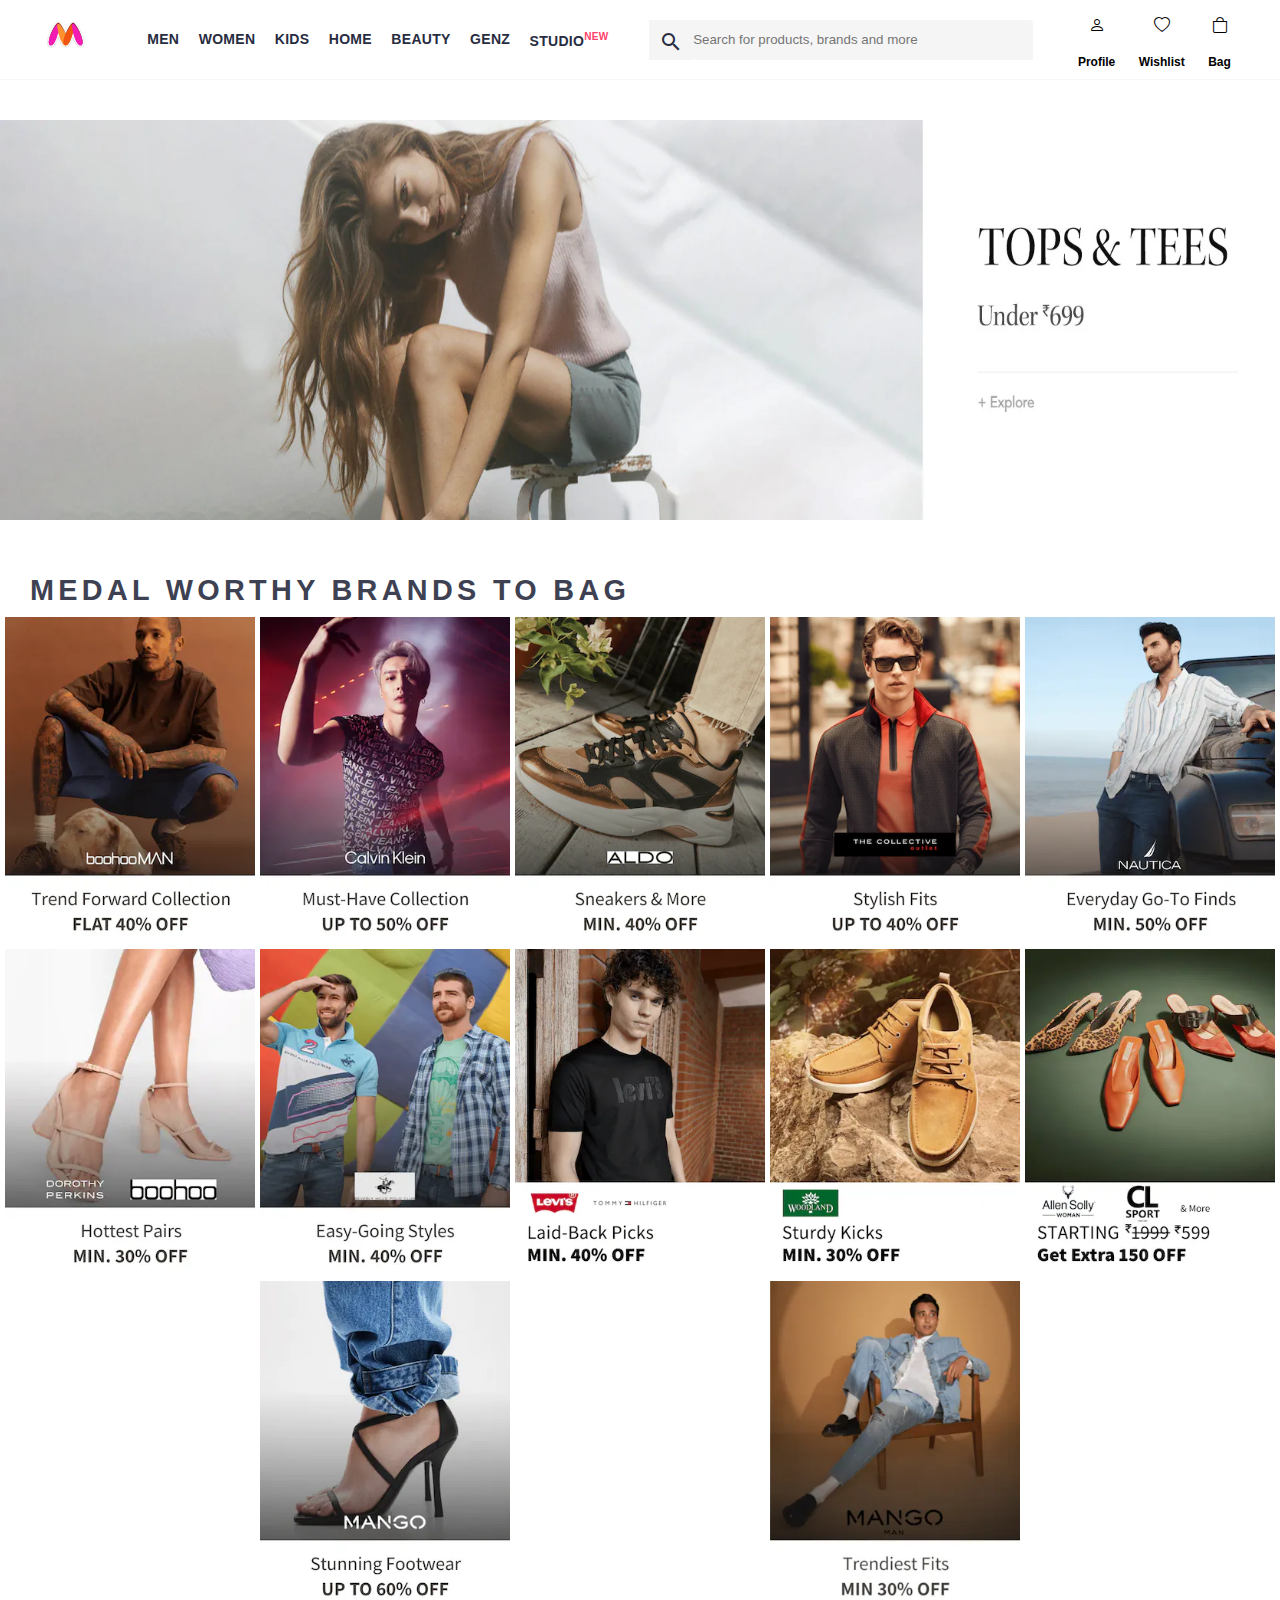
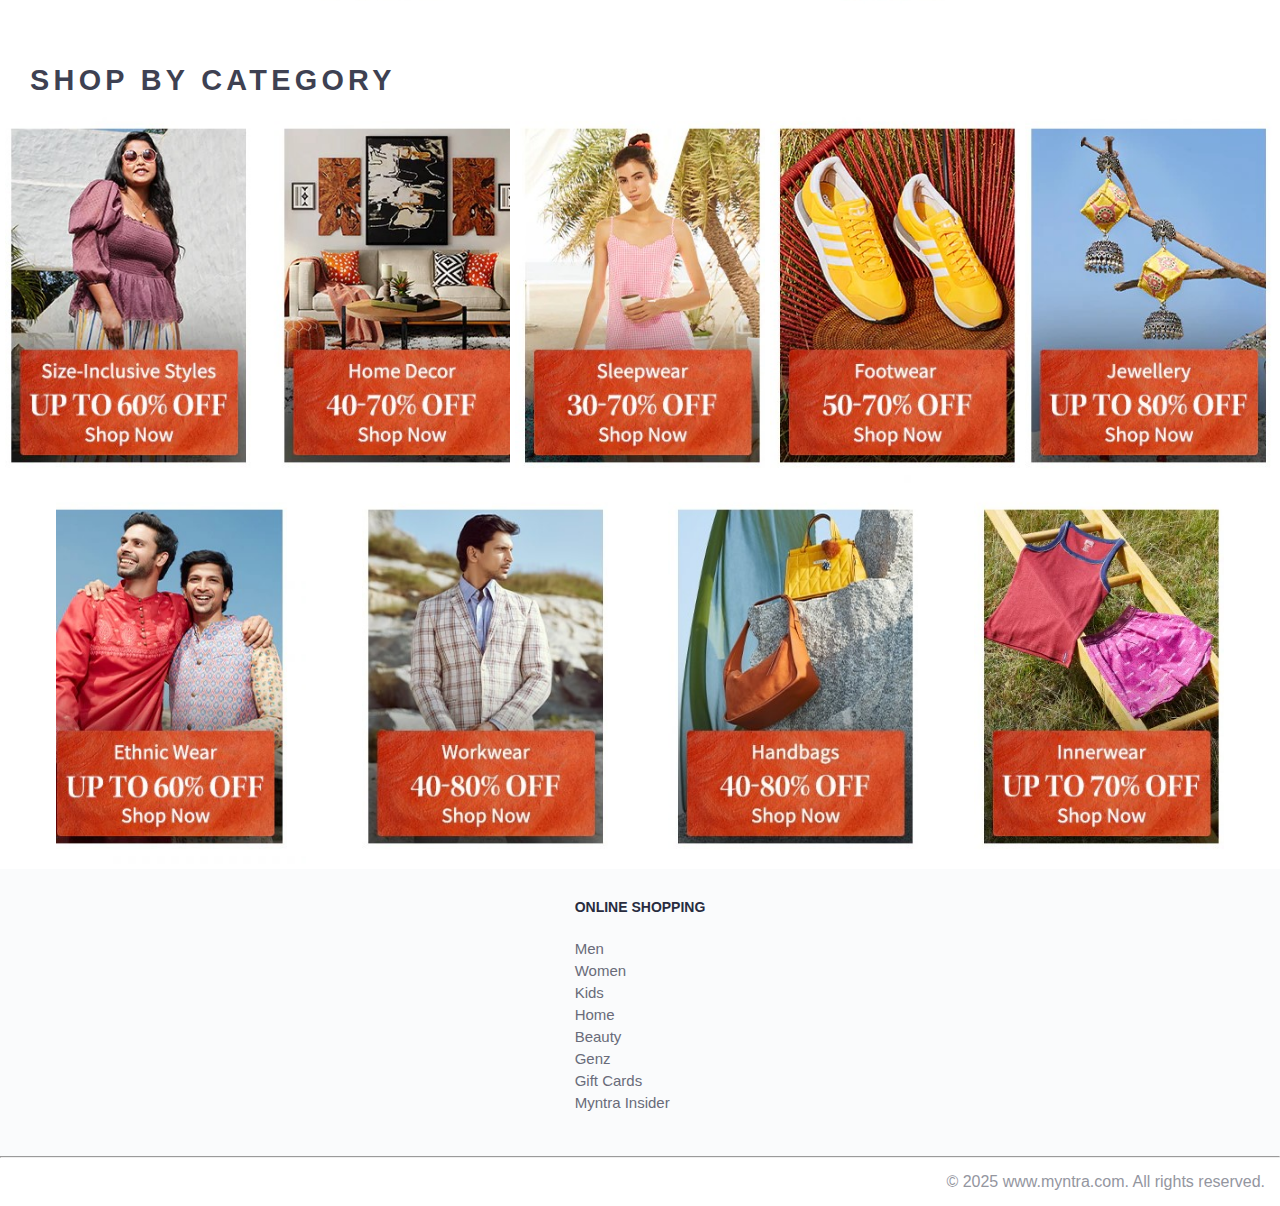
<file: Myntra project clone/index.html>
<!DOCTYPE html>
<html lang="en">
<head>
    <title>Myntra clone</title>
    <link href="https://fonts.googleapis.com/icon?family=Material+Icons" rel="stylesheet">
    <link rel="stylesheet" href="index.css"/>
    <link rel="stylesheet" href="https://cdn.jsdelivr.net/npm/bootstrap-icons@1.3.0/font/bootstrap-icons.css">
</head>
<body>
    <header>
        <div class="logo_container">
            <a href="#"><img class="myntra_home" src="images/myntra.png" alt="Myntra Home"></a>
        </div>
        <nav class="nav_bar">
            <a href="#">MEN</a>
            <a href="#">WOMEN</a>
            <a href="#">KIDS</a>
            <a href="#">HOME</a>
            <a href="#">BEAUTY</a>
            <a href="#">GENZ</a>
            <a href="#">STUDIO<sup>NEW</sup></a>
        </nav>
        <div class="search_bar">
            <span class="material-icons search_icon">search</span>
            <input class="search_input" placeholder="Search for products, brands and more" class="desktop-searchBar" value="" data-reactid="1039">
        </div>
        <div class="action_bar">
            <div class="action_container">
                <i class="bi bi-person action_icon"></i>
                <span class="action_name">Profile</span>
            </div>
            <div class="action_container">
                <i class="bi bi-heart action_icon"></i>
                <span class="action_name">Wishlist</span>
            </div>
            <div class="action_container">
                <i class="bi bi-bag action_icon"></i>
                <span class="action_name">Bag</span>
            </div>
        </div>
    </header>
    <main>
        <div class="banner_container">
            <img class="banner_image" src="images/banner.jpg" alt="Main Banner">
        </div>
        <div class="category_heading">medal worthy brands to bag</div>
        <div class="category_Items">
            <a href="#"><img class="category_image" src="offers/1.png" alt="Image"></a>
            <a href="#"><img class="category_image" src="offers/2.png" alt="Image"></a>
            <a href="#"><img class="category_image" src="offers/3.png" alt="Image"></a>
            <a href="#"><img class="category_image" src="offers/4.png" alt="Image"></a>
            <a href="#"><img class="category_image" src="offers/5.png" alt="Image"></a>
            <a href="#"><img class="category_image" src="offers/6.png" alt="Image"></a>
            <a href="#"><img class="category_image" src="offers/7.png" alt="Image"></a>
            <a href="#"><img class="category_image" src="offers/8.png" alt="Image"></a>
            <a href="#"><img class="category_image" src="offers/9.png" alt="Image"></a>
            <a href="#"><img class="category_image" src="offers/10.png" alt="Image"></a>
            <a href="#"><img class="category_image" src="offers/11.png" alt="Image"></a>
            <a href="#"><img class="category_image" src="offers/12.png" alt="Image"></a>
        </div>
        <div class="category_heading">Shop by category</div>
        <div class="category_Items">
            <a href="#"><img class="category_image" src="categories/1.jpg" alt="Image"></a>
            <a href="#"><img class="category_image" src="categories/2.jpg" alt="Image"></a>
            <a href="#"><img class="category_image" src="categories/3.jpg" alt="Image"></a>
            <a href="#"><img class="category_image" src="categories/4.jpg" alt="Image"></a>
            <a href="#"><img class="category_image" src="categories/5.jpg" alt="Image"></a>
            <a href="#"><img class="category_image" src="categories/6.jpg" alt="Image"></a>
            <a href="#"><img class="category_image" src="categories/7.jpg" alt="Image"></a>
            <a href="#"><img class="category_image" src="categories/8.jpg" alt="Image"></a>
            <a href="#"><img class="category_image" src="categories/9.jpg" alt="Image"></a>
        </div>
    </main>
    <footer>
        <div class="footer_container">
            <div class="footer_column">
                <h3>online shopping</h3>
                <a href="#">Men</a>
                <a href="#">women</a>
                <a href="#">kids</a>
                <a href="#">home</a>
                <a href="#">beauty</a>
                <a href="#">genz</a>
                <a href="#">gift cards</a>
                <a href="#">myntra insider</a>
            </div>
        </div>
        <hr>
        <div class="copyright">
            © 2025 www.myntra.com. All rights reserved.
        </div>
    </footer>
</body>
</html>
</file>
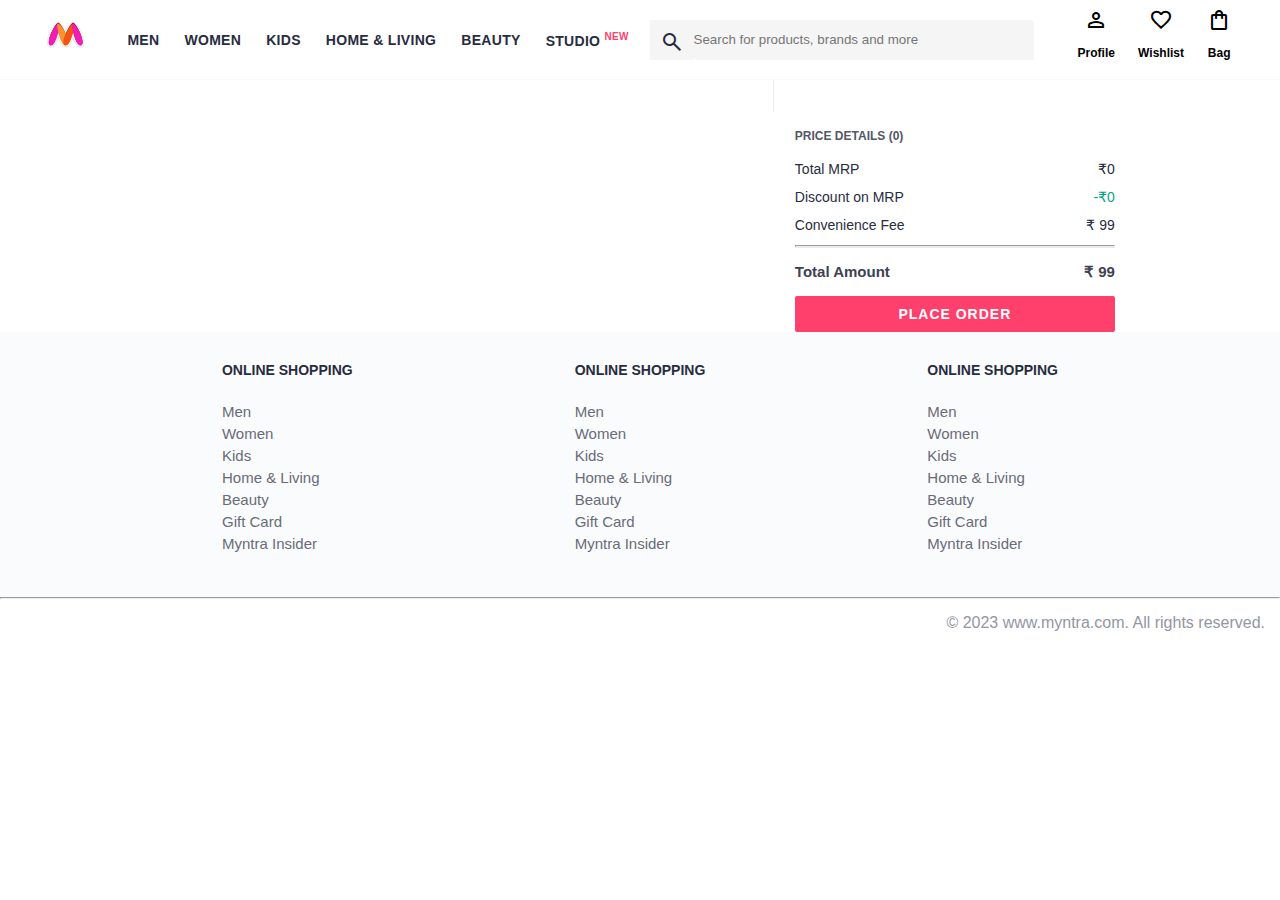
<file: Myntra project clone/bag.html>
<!DOCTYPE html>
<html lang="en">
<head>
    <title>Myntra Clone</title>
    <link rel="stylesheet" href="/css/index.css">
    <link rel="stylesheet" href="../css/bag.css">
    <link rel="stylesheet" href="https://fonts.googleapis.com/css2?family=Material+Symbols+Outlined:opsz,wght,FILL,GRAD@20..48,100..700,0..1,-50..200" />
</head>
<body>
    <header>
        <div class="logo_container">
            <a href="#"><img class="myntra_home" src="images/myntra.png" alt="Myntra Home"></a>
        </div>
        <nav class="nav_bar">
            <a href="#">Men</a>
            <a href="#">Women</a>
            <a href="#">Kids</a>
            <a href="#">Home & Living</a>
            <a href="#">Beauty</a>
            <a href="#">Studio <sup>New</sup></a>
        </nav>
        <div class="search_bar">
            <span class="material-symbols-outlined search_icon">search</span>
            <input class="search_input" placeholder="Search for products, brands and more">
        </div>
        <div class="action_bar">
            <div class="action_container">
                <span class="material-symbols-outlined action_icon">person</span>
                <span class="action_name">Profile</span>
            </div>

            <div class="action_container">
                <span class="material-symbols-outlined action_icon">favorite</span>
                <span class="action_name">Wishlist</span>
            </div>

            <div class="action_container">
                <span class="material-symbols-outlined action_icon">shopping_bag</span>
                <span class="action_name">Bag</span>
                <span class="bag-item-count">0</span>
            </div>
        </div>
    </header>
    <main>
      <div class="bag-page">
        <div class="bag-items-container">
        </div>
        <div class="bag-summary">
        </div>

      </div>
    </main>
    <footer>
        <div class="footer_container">
            <div class="footer_column">
                <h3>ONLINE SHOPPING</h3>

                <a href="#">Men</a>
                <a href="#">Women</a>
                <a href="#">Kids</a>
                <a href="#">Home & Living</a>
                <a href="#">Beauty</a>
                <a href="#">Gift Card</a>
                <a href="#">Myntra Insider</a>
            </div>

            <div class="footer_column">
                <h3>ONLINE SHOPPING</h3>

                <a href="#">Men</a>
                <a href="#">Women</a>
                <a href="#">Kids</a>
                <a href="#">Home & Living</a>
                <a href="#">Beauty</a>
                <a href="#">Gift Card</a>
                <a href="#">Myntra Insider</a>
            </div>

            <div class="footer_column">
                <h3>ONLINE SHOPPING</h3>

                <a href="#">Men</a>
                <a href="#">Women</a>
                <a href="#">Kids</a>
                <a href="#">Home & Living</a>
                <a href="#">Beauty</a>
                <a href="#">Gift Card</a>
                <a href="#">Myntra Insider</a>
            </div>
        </div>
        <hr>

        <div class="copyright">
            © 2023 www.myntra.com. All rights reserved.
        </div>
    </footer>
    <script src="scripts/items.js"></script>
    <script src="scripts/index.js"></script>
    <script src="scripts/bag.js"></script>
</body>
</html>
</file>
<file: Myntra project clone/index.css>
*{
    margin:0;
    padding:0;
    font-family: Assistant, -apple-system, BlinkMacSystemFont, Segoe UI, Roboto, Helvetica, Arial, sans-serif;
    box-sizing: border-box;
}
header{
    display:flex;
    background-color: ffffff;
    height:80px;
    justify-content:space-between;
    align-items:center;
    border-bottom: #f7f8fb 1px solid;
}
.myntra_home{
    height:45px;
}
.logo_container{
    margin-left:2%;
}
.action_bar{
    margin-right:2%;
}
.nav_bar{
    display:flex;
    min-width:500px;
    justify-content: space-evenly;
}
.nav_bar a{
    font-size: 14px;
    letter-spacing: .3px;
    color: #282c3f;
    font-weight: 800;
    text-transform:uppercase;
    text-decoration: none;
    padding:25px 0;
}
.nav_bar a:hover{
    border-bottom: 2px solid #f54e77;
}
.nav_bar a sup{
    color: #ff3f6c;
    font-weight: 600;
    font-size:10px;
}
.search_bar{
    height:40px;
    min-width:200px;
    width:30%;
    display:flex;
    align-items:center;
    border-radius: 4px 0 0 4px;
}
.search_icon{
    box-sizing: content-box;
    background: #f5f5f6;
    height:20px;
    padding:10px;
    color: #282c3f;
    font-weight:300;
}
.search_input{
    color: #696e79;
    background: #f5f5f6;
    flex-grow:1;
    height:40px;
    border:0;
    border-radius: 0 4px 0 4px;
}
.action_bar{
    display:flex;
    justify-content: space-evenly;
    min-width:200px;
}
.action_container{
    display:flex;
    flex-direction: column;
    align-items:center;
    font-weight:500px;
    line-height: 4%;
}
.action_name{
    font-weight:700;
    font-size:12px;
    color: #000;
}
.action_icon{
    height:45px;
}
/* Main Section */
.banner_container{
    margin:40px 0;
}
.banner_image{
    width:100%;
    height:400px;
}
.category_heading{
    text-transform: uppercase;
    color: #3e4152;
    letter-spacing: .15em;
    font-size: 1.8em;
    margin: 50px 0 10px 30px;
    max-height: 5em;
    font-weight: 700;
}
.category_Items{
    display: flex;
    flex-wrap: wrap;
    justify-content: space-evenly;
}
.category_image{
    width:250px;
}
.footer_container{
    padding: 30px 0px 40px 0px;
    background: #FAFBFC;
    display:flex;
    justify-content: space-evenly;
}
.footer_column{
    display:flex;
    flex-direction: column;
}
.footer_column h3{
    text-transform: uppercase;
    color: #282c3f;
    font-weight: 700;
    font-size: 14px;
    margin-bottom: 25px;
}
.footer_column a {
    color: #696b79;
    font-size: 15px;
    text-decoration: none;
    padding-bottom: 5px;
    text-transform: capitalize;
}
.copyright{
    color: #94969f;
    text-align: end;
    padding:15px;
}
</file>
<file: css/index.css>
*{
    margin:0;
    padding:0;
    font-family: Assistant, -apple-system, BlinkMacSystemFont, Segoe UI, Roboto, Helvetica, Arial, sans-serif;
    box-sizing: border-box;
}
header{
    display:flex;
    background-color: ffffff;
    height:80px;
    justify-content:space-between;
    align-items:center;
    border-bottom: #f7f8fb 1px solid;
}
.myntra_home{
    height:45px;
}
.logo_container{
    margin-left:2%;
}
.action_bar{
    margin-right:2%;
}
.nav_bar{
    display:flex;
    min-width:500px;
    justify-content: space-evenly;
}
.nav_bar a{
    font-size: 14px;
    letter-spacing: .3px;
    color: #282c3f;
    font-weight: 800;
    text-transform:uppercase;
    text-decoration: none;
    padding:25px 0;
}
.nav_bar a:hover{
    border-bottom: 2px solid #f54e77;
}
.nav_bar a sup{
    color: #ff3f6c;
    font-weight: 600;
    font-size:10px;
}
.search_bar{
    height:40px;
    min-width:200px;
    width:30%;
    display:flex;
    align-items:center;
    border-radius: 4px 0 0 4px;
}
.search_icon{
    box-sizing: content-box;
    background: #f5f5f6;
    height:20px;
    padding:10px;
    color: #282c3f;
    font-weight:300;
}
.search_input{
    color: #696e79;
    background: #f5f5f6;
    flex-grow:1;
    height:40px;
    border:0;
    border-radius: 0 4px 0 4px;
}
.action_bar{
    display:flex;
    justify-content: space-evenly;
    min-width:200px;
}
.action_container{
    display:flex;
    flex-direction: column;
    align-items:center;
    font-weight:500px;
    line-height: 4%;
}
.action_name{
    font-weight:700;
    font-size:12px;
    color: #000;
}
.action_icon{
    height:45px;
}
.bag-item-count{
    background-color: #f16565;
    white-space: nowrap;
    text-align:center;
    line-height: 10px;
    padding: 3px 5px;
    height: 18px;
    position:relative;
    border-radius: 50%;
    font-size: 10px;
    color: white;
    left: 13px;
    top: -50px;
    font-weight: 700;
    cursor: pointer;
}
/* Main Section */
.items-container{
    width:80%;
    margin:50px 10%;
    display: flex;
    flex-wrap: wrap;
    justify-content: space-evenly;
}
.item-container{
    width:250px;
    margin: 10px;
}
.item-image{
    width: 100%;
}
.rating{
    font-size: 12px;
    font-weight: 700;
}
.company-name{
    margin-top: 15px;
    font-size: 16px;
    font-weight: 700;
    line-height: 1;
    color: #282c3f;
    margin-bottom: 6px;
    overflow: hidden;
    text-overflow: ellipsis;
    white-space: nowrap;
}
.item-name{
    color: #535766;
    font-size: 14px;
    line-height: 1;
    margin-bottom: 0;
    margin-top: 0;
    overflow: hidden;
    text-overflow: ellipsis;
    white-space: nowrap;
    font-weight: 400;
    display: block;
}
.price{
    font-size: 14px;
    line-height: 15px;
    color: #282c3f;
    white-space: nowrap;
    margin: 10px 0 6px;
    font-weight: 700;
}
.current-price{
    font-size: 14px;
    font-weight: 700;
    color: #282c3f;
}
.original-price{
    text-decoration: line-through;
    color: #7e818c;
    font-weight: 400;
    margin-left: 5px;
    font-size: 12px;
}
.discount-price{
    color: #ff905a;
    font-weight: 400;
    font-size: 12px;
    margin-left: 5px;
}
.btn-add-bag{
    margin-top:8px;
    font-size:18px;
    width: 100%;
    background-color: lightgreen;
    border:none;
    padding: 8px 15px;
    border-radius: 15px;
    cursor: pointer;
    box-shadow: 0 4px 12px rgba(0, 128, 0, 0.2);
    transition: all 0.5s ease;
    font-weight: 600;
    letter-spacing: 0.5px;
}
.btn-add-bag:hover {
    background: linear-gradient(135deg, #058705);
    transform: scale(1.03);
    box-shadow: 0 6px 18px rgba(0, 128, 0, 0.3);
}
.footer_container{
    padding: 30px 0px 40px 0px;
    background: #FAFBFC;
    display:flex;
    justify-content: space-evenly;
}
.footer_column{
    display:flex;
    flex-direction: column;
}
.footer_column h3{
    text-transform: uppercase;
    color: #282c3f;
    font-weight: 700;
    font-size: 14px;
    margin-bottom: 25px;
}
.footer_column a {
    color: #696b79;
    font-size: 15px;
    text-decoration: none;
    padding-bottom: 5px;
    text-transform: capitalize;
}
.copyright{
    color: #94969f;
    text-align: end;
    padding:15px;
}
.nav_bar {
  display: flex;
  align-items: center;
  gap: 25px;
  position: relative;
}

.nav-item {
  position: relative;
}

.mega-menu {
  position: absolute;
  top: 225%;
  left: 0;
  background-color: #fff;
  padding: 20px 40px;
  width: 600px;
  box-shadow: 0 4px 12px rgba(0, 0, 0, 0.1);
  z-index: 100;
  display: none; /* hide by default */
  flex-wrap: wrap;
  gap: 40px;
}

.nav-item:hover .mega-menu {
  display: flex; /* show only on hover of MEN section */
}

.menu-column {
  min-width: 150px;
}

.menu-column h4 {
  margin-bottom: 10px;
  font-size: 16px;
  color: #ea0b0b;
  border-bottom: 1px solid #eee;
  padding-bottom: 5px;
}

.menu-column a {
  display: block;
  text-decoration: none;
  color: #4e4d4d;
  font-size: 14px;
  padding: 4px 0;
  font-weight: 500;
}

.menu-column a:hover {
  color: #090909;
  font-weight: 800;
  border-bottom:none;
}
</file>
<file: css/bag.css>
.bag-items-container {
  display: inline-block;
  width: 64%;
  padding-right: 20px;
  border-right: 1px solid #eaeaec;
  padding-top: 32px;
  color: #282c3f;
  font-size: 13px;
  line-height: 1.42857143;
}

.bag-page {
  width: 75%;
  margin-left: 12.5%;
}

.bag-summary {
  vertical-align: top;
  display: inline-block;
  width: 35%;
  padding: 24px 0 0 16px;
  color: #282c3f;
  font-size: 13px;
  line-height: 1.42857143;
}

.bag-details-container {
  margin-bottom: 16px;
}

.price-header {
  font-size: 12px;
  font-weight: 700;
  margin: 24px 0 16px;
  color: #535766;
}

.price-item {
  margin-bottom: 12px;
  line-height: 16px;
  font-size: 14px;
  color: #282c3f;
}

.price-item-value {
  float: right;
}

.priceDetail-base-discount {
  color: #03a685;
}

.price-footer {
  font-weight: 700;
  font-size: 15px;
  padding-top: 16px;
  border-top: 1px solid #eaeaec;
  color: #3e4152;
  line-height: 16px;
}

.btn-place-order {
  width: 100%;
  letter-spacing: 1px;
  font-size: 14px;
  font-weight: 600;
  border-radius: 2px;
  border-width: 0px;
  padding: 10px 16px;
  background-color: rgb(255, 63, 108);
  color: rgb(255, 255, 255);
  cursor: pointer;
}

.bag-item-container {
  margin-bottom: 8px;
  background: #fff;
  font-size: 14px;
  border: 1px solid #eaeaec;
  border-radius: 4px;
  position: relative;
  padding: 12px 12px 0;
}

.item-left-part {
  position: absolute;
  background: rgb(255, 242, 223);
  height: 148px;
  width: 111px;
}

.item-right-part {
  padding-left: 12px;
  position: relative;
  min-height: 148px;
  margin-left: 111px;
  margin-bottom: 12px;
}

.bag-item-img {
  width: 100%;
}

.return-period {
  display: inline-flex;
  font-size: 14px;
  padding-top: 8px;
}

.return-period-days {
  font-weight: 700;
  margin-right: 4px;
}

.delivery-details {
  margin-top: 5px;
  color: #282c3f;
  font-size: 12px;
  letter-spacing: -.1px;
  margin-bottom: 8px;
  line-height: 15px;
}

.delivery-details-days {
  color: #03a685;
}

.remove-from-cart {
  position: absolute;
  font-size: 25px;
  top: 10px;
  right: 18px;
  width: 14px;
  height: 14px;
  cursor: pointer;
}
</file>
